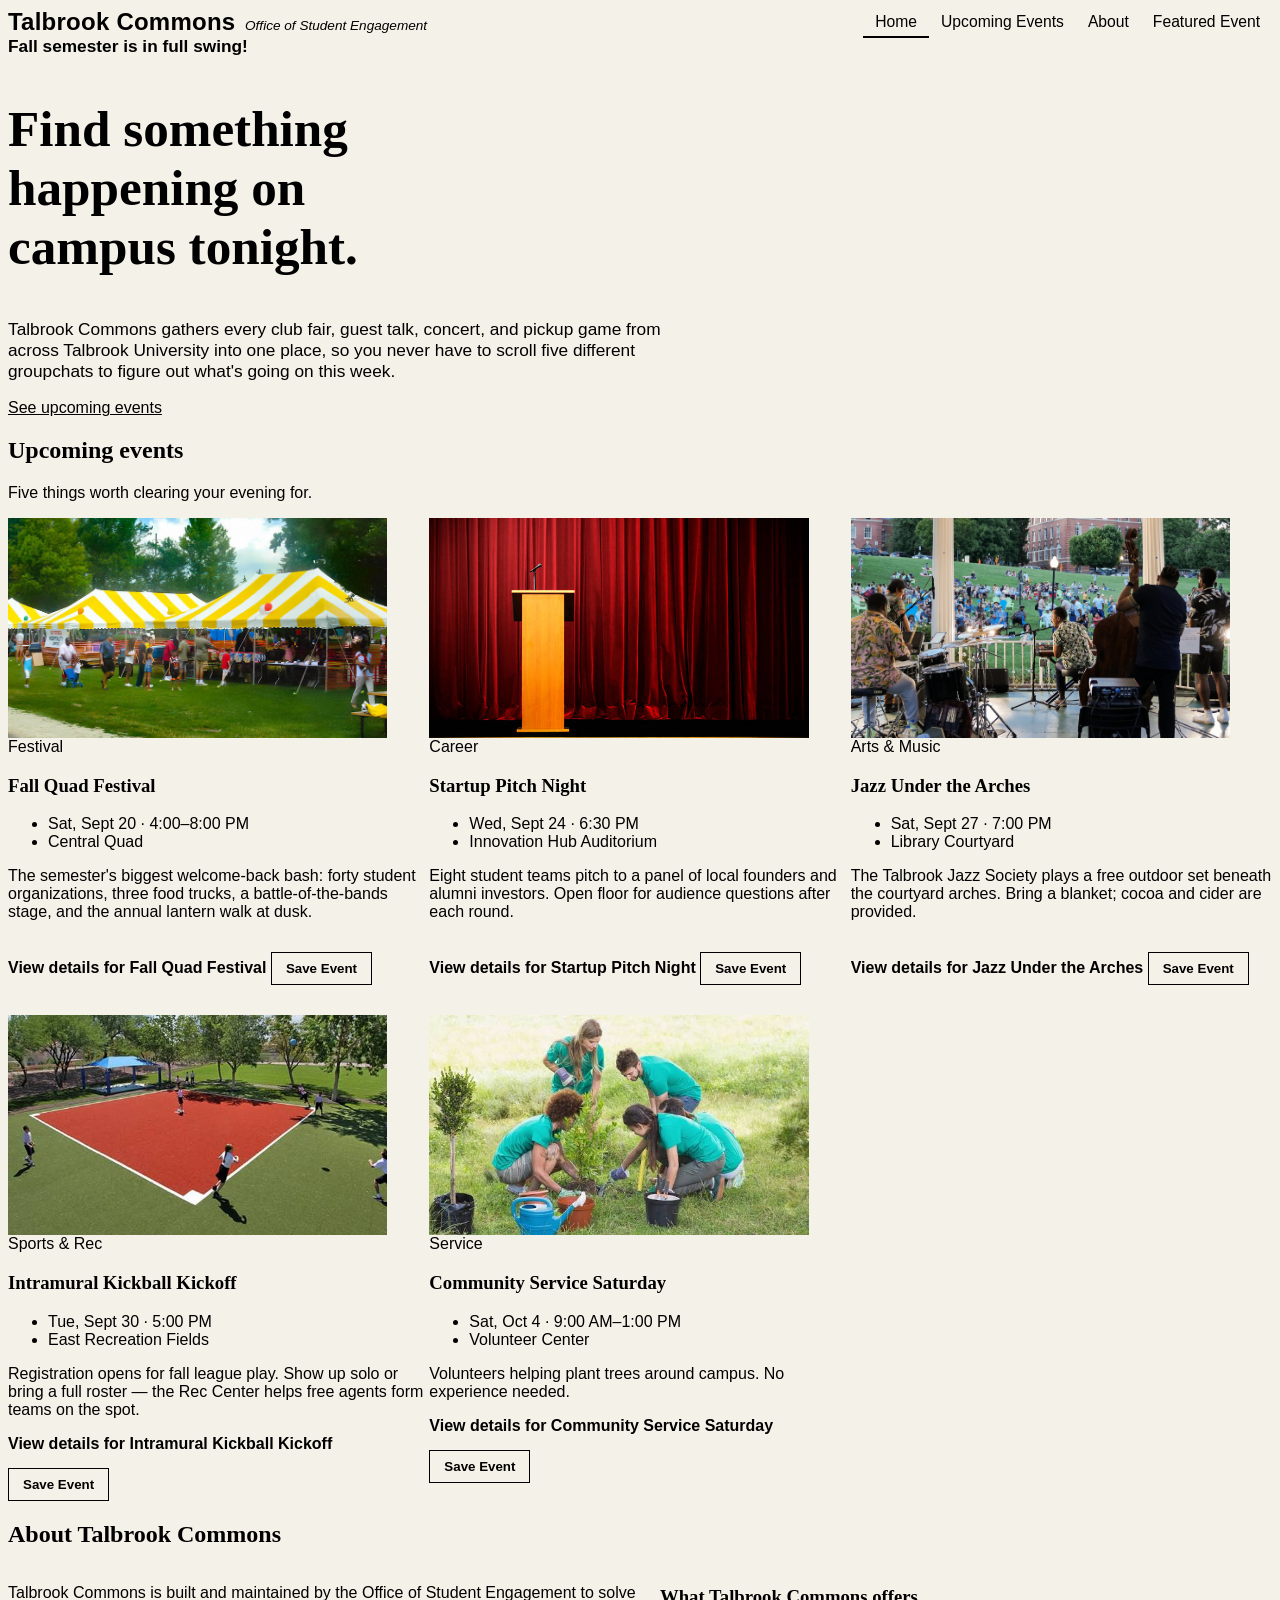
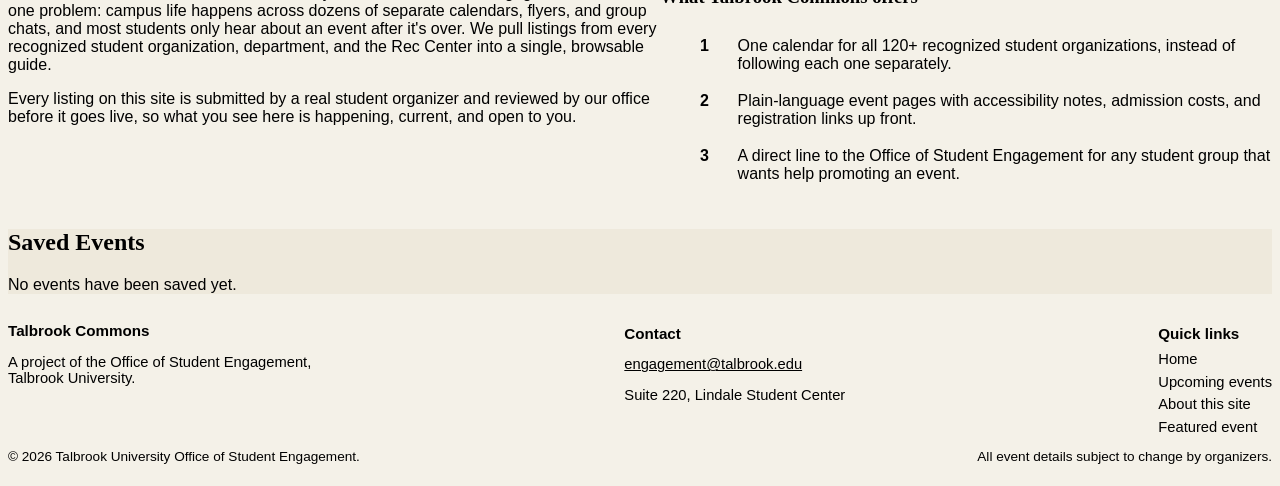
<file: index.html>
<!DOCTYPE html>
<!--
  Name: Angel Lopez 
  Date: 09/15/2026
  CSC 372-01

  This is the index.html page for my assignment 2 that introduces the home page for the
  universities website.
-->
<html lang="en">

<head>
  <meta charset="UTF-8">
  <meta name="viewport" content="width=device-width, initial-scale=1.0">
  <title>Talbrook Commons — Campus Event Guide</title>
  <link rel="stylesheet" href="styles.css">
  <script src="script.js" defer></script>
</head>

<body>

  <header class="site-header">
    <div class="wrap">
      <a href="index.html" class="brand">
        <span class="brand-mark">Talbrook Commons</span>
        <span class="brand-tagline">Office of Student Engagement</span>
      </a>
      <nav class="main-nav" aria-label="Primary">
        <ul>
          <li><a href="index.html" aria-current="page">Home</a></li>
          <li><a href="#upcoming-events">Upcoming Events</a></li>
          <li><a href="#about">About</a></li>
          <li><a href="event.html">Featured Event</a></li>
        </ul>
      </nav>
    </div>
  </header>

  <main>

    <section class="hero">
      <div class="wrap">

        <div class="hero-copy">
          <p class="hero-eyebrow"> Fall semester is in full swing!</p>
          <h1> Find something happening on campus tonight.</h1>
          <p> Talbrook Commons gathers every club fair, guest talk, concert, and
            pickup game from across Talbrook University into one place, so you
            never have to scroll five different groupchats to figure out what's
            going on this week.</p>
          <a href="#upcoming-events" class="btn btn-primary">See upcoming events</a>
        </div>
      </div>
    </section>

    <section class="section" id="upcoming-events">
      <div class="wrap">
        <div class="section-heading">
          <h2>Upcoming events</h2>
          <p>Five things worth clearing your evening for.</p>
        </div>

        <div class="event-grid">

          <article class="event-card event-card--featured">
            <div class="event-card__media">
              <img src="images/event-1.jpg" alt="Tents for the festival.">
            </div>
            <div class="event-card__body">
              <span class="event-card__tag">Festival</span>
              <h3>Fall Quad Festival</h3>
              <ul class="event-card__meta">
                <li><time datetime="2026-09-20T16:00">Sat, Sept 20 · 4:00–8:00 PM</time></li>
                <li>Central Quad</li>
              </ul>
              <p class="event-card__desc">
                The semester's biggest welcome-back bash: forty student
                organizations, three food trucks, a battle-of-the-bands
                stage, and the annual lantern walk at dusk.
              </p>
              <a href="event.html" class="event-card__link">View details for Fall Quad Festival</a>
            </div>
          </article>

          <article class="event-card">
            <div class="event-card__media">
              <img src="images/event-2.jpg"
                alt="A stage with a podium.">
            </div>
            <div class="event-card__body">
              <span class="event-card__tag">Career</span>
              <h3>Startup Pitch Night</h3>
              <ul class="event-card__meta">
                <li><time datetime="2026-09-24T18:30">Wed, Sept 24 · 6:30 PM</time></li>
                <li>Innovation Hub Auditorium</li>
              </ul>
              <p class="event-card__desc">
                Eight student teams pitch to a panel of local founders and
                alumni investors. Open floor for audience questions after
                each round.
              </p>
              <a href="#" class="event-card__link">View details for Startup Pitch Night</a>
            </div>
          </article>

          <article class="event-card">
            <div class="event-card__media">
              <img src="images/event-3.jpg"
                alt="outdoor jazz concert.">
            </div>
            <div class="event-card__body">
              <span class="event-card__tag">Arts &amp; Music</span>
              <h3>Jazz Under the Arches</h3>
              <ul class="event-card__meta">
                <li><time datetime="2026-09-27T19:00">Sat, Sept 27 · 7:00 PM</time></li>
                <li>Library Courtyard</li>
              </ul>
              <p class="event-card__desc">
                The Talbrook Jazz Society plays a free outdoor set beneath
                the courtyard arches. Bring a blanket; cocoa and cider are
                provided.
              </p>
              <a href="#" class="event-card__link">View details for Jazz Under the Arches</a>
            </div>
          </article>

          <article class="event-card">
            <div class="event-card__media">
              <img src="images/event-4.jpg"
                alt="kickball field.">
            </div>
            <div class="event-card__body">
              <span class="event-card__tag">Sports &amp; Rec</span>
              <h3>Intramural Kickball Kickoff</h3>
              <ul class="event-card__meta">
                <li><time datetime="2026-09-30T17:00">Tue, Sept 30 · 5:00 PM</time></li>
                <li>East Recreation Fields</li>
              </ul>
              <p class="event-card__desc">
                Registration opens for fall league play. Show up solo or
                bring a full roster — the Rec Center helps free agents form
                teams on the spot.
              </p>
              <a href="#" class="event-card__link">View details for Intramural Kickball Kickoff</a>
            </div>
          </article>

          <article class="event-card">
            <div class="event-card__media">
              <img src="images/event-5.jpg"
                alt="Community service work.">
            </div>
            <div class="event-card__body">
              <span class="event-card__tag">Service</span>
              <h3>Community Service Saturday</h3>
              <ul class="event-card__meta">
                <li><time datetime="2026-10-04T09:00">Sat, Oct 4 · 9:00 AM–1:00 PM</time></li>
                <li>Volunteer Center</li>
              </ul>
              <p class="event-card__desc">
                Volunteers helping plant trees around campus. No experience needed.
              </p>
              <a href="#" class="event-card__link">View details for Community Service Saturday</a>
            </div>
          </article>

        </div>
      </div>
    </section>

    <section class="section section-alt" id="about">
      <div class="wrap">
        <div class="section-heading">
          <h2>About Talbrook Commons</h2>
        </div>
        <div class="about-layout">
          <div class="about-copy">
            <p>
              Talbrook Commons is built and maintained by the Office of
              Student Engagement to solve one problem: campus life happens
              across dozens of separate calendars, flyers, and group chats,
              and most students only hear about an event after it's over.
              We pull listings from every recognized student organization,
              department, and the Rec Center into a single, browsable guide.
            </p>
            <p>
              Every listing on this site is submitted by a real student
              organizer and reviewed by our office before it goes live, so
              what you see here is happening, current, and open to you.
            </p>
          </div>
          <div class="about-benefits">
            <h3 class="visually-hidden">What Talbrook Commons offers</h3>
            <ul>
              <li>
                <span class="num">1</span>
                <span>One calendar for all 120+ recognized student
                  organizations, instead of following each one separately.</span>
              </li>
              <li>
                <span class="num">2</span>
                <span>Plain-language event pages with accessibility notes,
                  admission costs, and registration links up front.</span>
              </li>
              <li>
                <span class="num">3</span>
                <span>A direct line to the Office of Student Engagement for
                  any student group that wants help promoting an event.</span>
              </li>
            </ul>
          </div>
        </div>
      </div>
    </section>

  </main>

<footer class="site-footer">
    <div class="wrap">
      <div class="footer-block">
        <h2>Talbrook Commons</h2>
        <p>A project of the Office of Student Engagement,<br>Talbrook University.</p>
      </div>
      <div class="footer-block">
        <h3>Contact</h3>
        <p><a href="mailto:engagement@talbrook.edu">engagement@talbrook.edu</a></p>
        <p>Suite 220, Lindale Student Center</p>
      </div>
      <div class="footer-block">
        <h3>Quick links</h3>
        <div class="footer-links">
          <a href="index.html">Home</a>
          <a href="#upcoming-events">Upcoming events</a>
          <a href="#about">About this site</a>
          <a href="event.html">Featured event</a>
        </div>
      </div>
    </div>
    <div class="footer-bottom">
      <div class="wrap">
        <p>&copy; 2026 Talbrook University Office of Student Engagement.</p>
        <p>All event details subject to change by organizers.</p>
      </div>
    </div>
  </footer>


</body>

</html>
</file>
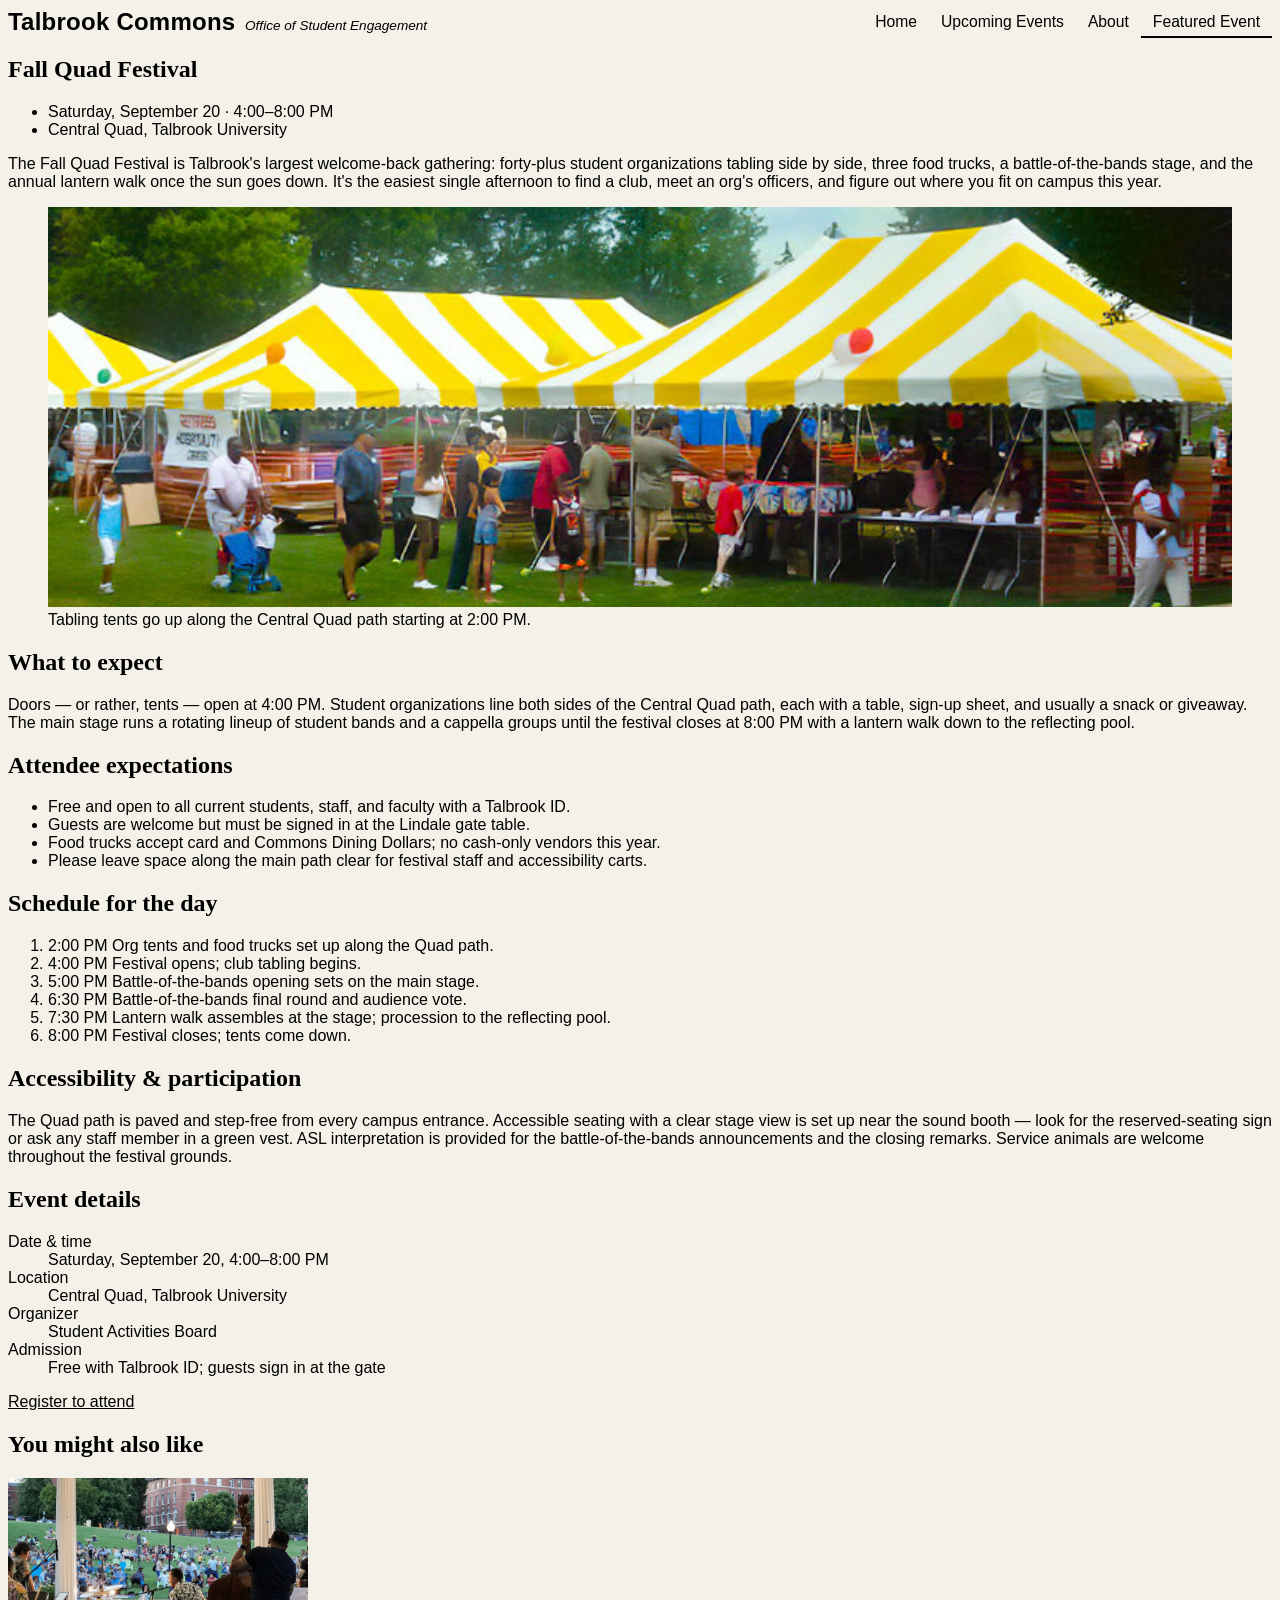
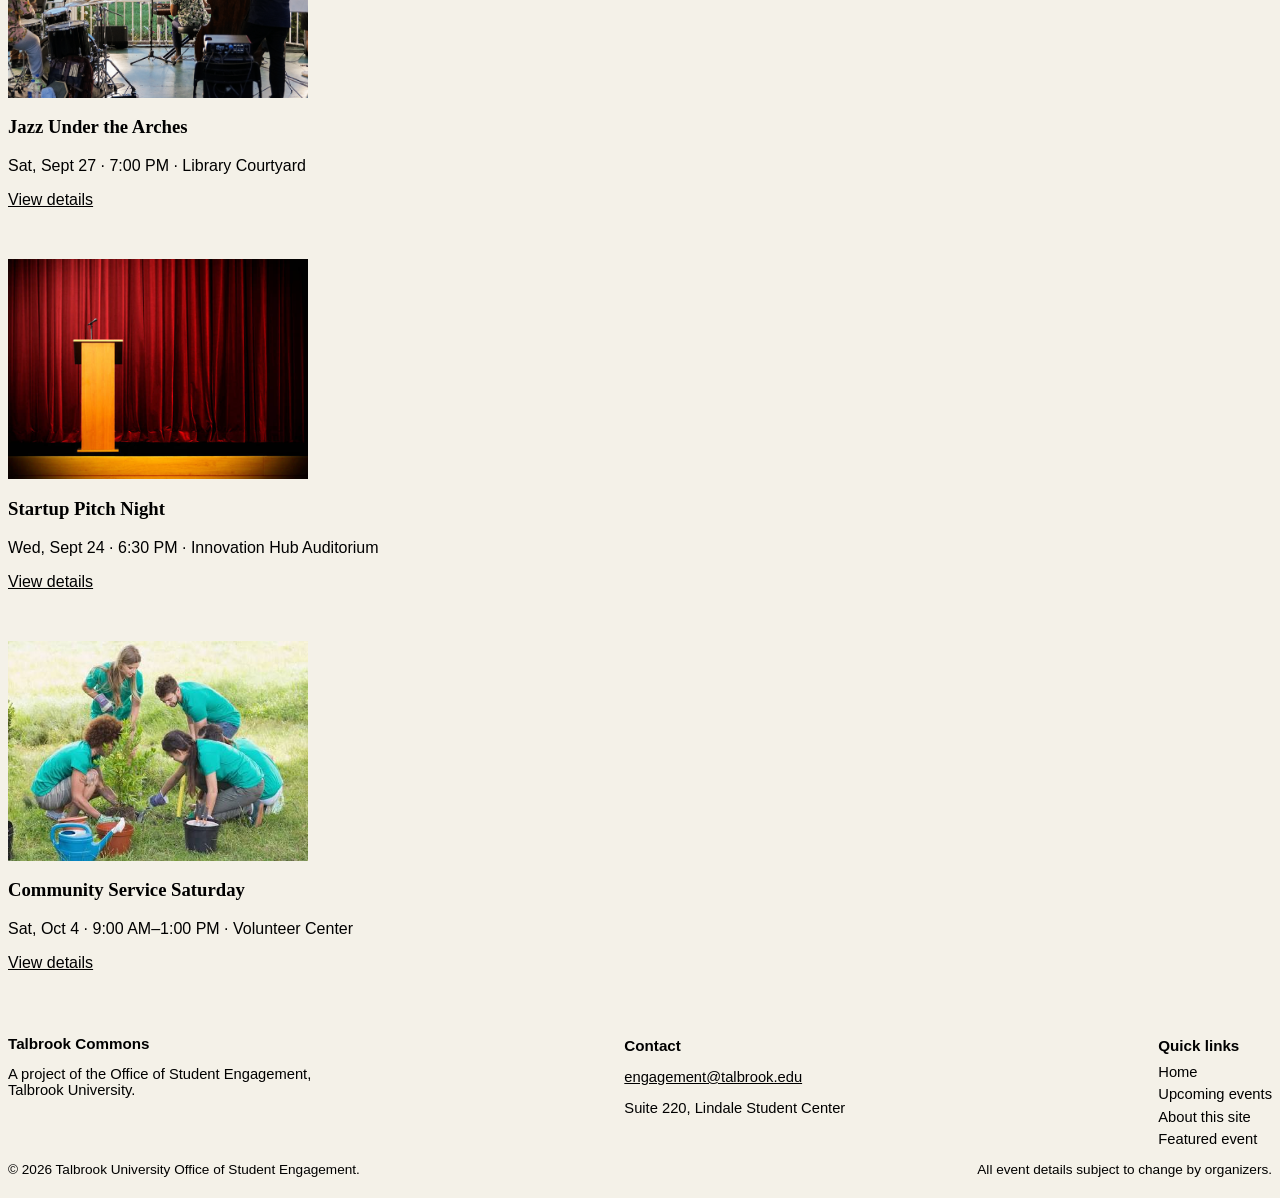
<file: event.html>
<!DOCTYPE html>
<!--
  Name: Angel Lopez 
  Date: 09/16/2026
  CSC 372-01

  This is the event.html page for my assignment 2 that shows the events on campus.
-->
<html lang="en">

<head>
    <meta charset="UTF-8">
    <meta name="viewport" content="width=device-width, initial-scale=1.0">
    <title>Fall Quad Festival — Talbrook Commons</title>
    <link rel="stylesheet" href="styles.css">

</head>

<body>

    <header class="site-header">
        <div class="wrap">
            <a href="index.html" class="brand">
                <span class="brand-mark">Talbrook Commons</span>
                <span class="brand-tagline">Office of Student Engagement</span>
            </a>
            <nav class="main-nav" aria-label="Primary">
                <ul>
                    <li><a href="index.html">Home</a></li>
                    <li><a href="index.html#upcoming-events">Upcoming Events</a></li>
                    <li><a href="index.html#about">About</a></li>
                    <li><a href="event.html" aria-current="page">Featured Event</a></li>
                </ul>
            </nav>
        </div>
    </header>

    <main>

        <section class="event-intro">
            <div class="wrap">
                <span class="event-intro__tag"></span>
                <h1>Fall Quad Festival</h1>
                <ul class="event-intro__meta">
                    <li><time datetime="2026-09-20T16:00">Saturday, September 20 · 4:00–8:00 PM</time></li>
                    <li>Central Quad, Talbrook University</li>
                </ul>
                <p>
                    The Fall Quad Festival is Talbrook's largest welcome-back
                    gathering: forty-plus student organizations tabling side by side,
                    three food trucks, a battle-of-the-bands stage, and the annual
                    lantern walk once the sun goes down. It's the easiest single
                    afternoon to find a club, meet an org's officers, and figure out
                    where you fit on campus this year.
                </p>
                <figure class="event-intro__figure">
                    <img src="images/event-1.jpg"
                        alt="Tents for the festival.">
                    <figcaption>Tabling tents go up along the Central Quad path starting at 2:00 PM.</figcaption>
                </figure>
            </div>
        </section>

        <div class="wrap">
            <div class="event-layout">

                <div class="event-main">

                    <h2>What to expect</h2>
                    <p>
                        Doors — or rather, tents — open at 4:00 PM. Student organizations
                        line both sides of the Central Quad path, each with a table,
                        sign-up sheet, and usually a snack or giveaway. The main stage
                        runs a rotating lineup of student bands and a cappella groups
                        until the festival closes at 8:00 PM with a lantern walk down to
                        the reflecting pool.
                    </p>

                    <h2>Attendee expectations</h2>
                    <ul>
                        <li>Free and open to all current students, staff, and faculty with a Talbrook ID.</li>
                        <li>Guests are welcome but must be signed in at the Lindale gate table.</li>
                        <li>Food trucks accept card and Commons Dining Dollars; no cash-only vendors this year.</li>
                        <li>Please leave space along the main path clear for festival staff and accessibility carts.
                        </li>
                    </ul>

                    <h2>Schedule for the day</h2>
                    <ol class="agenda">
                        <li><time datetime="2026-09-20T14:00">2:00 PM</time><span> Org tents and food trucks set up along
                                the Quad path.</span></li>
                        <li><time datetime="2026-09-20T16:00">4:00 PM</time><span> Festival opens; club tabling
                                begins.</span></li>
                        <li><time datetime="2026-09-20T17:00">5:00 PM</time><span> Battle-of-the-bands opening sets on
                                the main stage.</span></li>
                        <li><time datetime="2026-09-20T18:30">6:30 PM</time><span> Battle-of-the-bands final round and
                                audience vote.</span></li>
                        <li><time datetime="2026-09-20T19:30">7:30 PM</time><span> Lantern walk assembles at the stage;
                                procession to the reflecting pool.</span></li>
                        <li><time datetime="2026-09-20T20:00">8:00 PM</time><span> Festival closes; tents come
                                down.</span></li>
                    </ol>

                    <h2>Accessibility &amp; participation</h2>
                    <div class="access-note">
                        <p>
                            The Quad path is paved and step-free from every campus
                            entrance. Accessible seating with a clear stage view is set up
                            near the sound booth — look for the reserved-seating sign or
                            ask any staff member in a green vest. ASL interpretation is
                            provided for the battle-of-the-bands announcements and the
                            closing remarks. Service animals are welcome throughout the
                            festival grounds.
                        </p>
                    </div>

                </div>

                <aside class="event-sidebar" aria-label="Event information">
                    <h2>Event details</h2>
                    <dl class="sidebar-list">
                        <div>
                            <dt>Date &amp; time</dt>
                            <dd>Saturday, September 20, 4:00–8:00 PM</dd>
                        </div>
                        <div>
                            <dt>Location</dt>
                            <dd>Central Quad, Talbrook University</dd>
                        </div>
                        <div>
                            <dt>Organizer</dt>
                            <dd>Student Activities Board</dd>
                        </div>
                        <div>
                            <dt>Admission</dt>
                            <dd>Free with Talbrook ID; guests sign in at the gate</dd>
                        </div>
                    </dl>
                    <a href="#" class="btn btn-primary btn-block">Register to attend</a>
                </aside>

            </div>
        </div>

        <section class="section section-alt">
            <div class="wrap">
                <div class="section-heading">
                    <h2>You might also like</h2>
                </div>
                <div class="related-events">

                    <article class="related-card">
                        <div class="related-card__media">
                            <img src="images/event-3.jpg"
                                alt="outdoor jazz concert.">
                        </div>
                        <div class="related-card__body">
                            <h3>Jazz Under the Arches</h3>
                            <p>Sat, Sept 27 · 7:00 PM · Library Courtyard</p>
                            <a href="#" class="related-card__link">View details</a>
                        </div>
                    </article>

                    <article class="related-card">
                        <div class="related-card__media">
                            <img src="images/event-2.jpg"
                                alt="A stage with a podium.">
                        </div>
                        <div class="related-card__body">
                            <h3>Startup Pitch Night</h3>
                            <p>Wed, Sept 24 · 6:30 PM · Innovation Hub Auditorium</p>
                            <a href="#" class="related-card__link">View details</a>
                        </div>
                    </article>

                    <article class="related-card">
                        <div class="related-card__media">
                            <img src="images/event-5.jpg"
                                alt="Community service work.">
                        </div>
                        <div class="related-card__body">
                            <h3>Community Service Saturday</h3>
                            <p>Sat, Oct 4 · 9:00 AM–1:00 PM · Volunteer Center</p>
                            <a href="#" class="related-card__link">View details</a>
                        </div>
                    </article>

                </div>
            </div>
        </section>

    </main>

    <footer class="site-footer">
        <div class="wrap">
            <div class="footer-block">
                <h2>Talbrook Commons</h2>
                <p>A project of the Office of Student Engagement,<br>Talbrook University.</p>
            </div>
            <div class="footer-block">
                <h3>Contact</h3>
                <p><a href="mailto:engagement@talbrook.edu">engagement@talbrook.edu</a></p>
                <p>Suite 220, Lindale Student Center</p>
            </div>
            <div class="footer-block">
                <h3>Quick links</h3>
                <div class="footer-links">
                    <a href="index.html">Home</a>
                    <a href="index.html#upcoming-events">Upcoming events</a>
                    <a href="index.html#about">About this site</a>
                    <a href="event.html">Featured event</a>
                </div>
            </div>
        </div>
        <div class="footer-bottom">
            <div class="wrap">
                <p>&copy; 2026 Talbrook University Office of Student Engagement.</p>
                <p>All event details subject to change by organizers.</p>
            </div>
        </div>
    </footer>

</body>

</html>
</file>
<file: styles.css>
/* Images on INDEX page */
.event-card__media {
  height: 220px;
  overflow: hidden;
}

.event-card__media img {
    width: 90%;
    height: 100%;
    object-fit: cover;
}

/* Images on Event page */
.related-card__media {
    width: 300px; 
    height: 220px;
    overflow: hidden;
    margin: 0;
}

.related-card {
    margin-bottom: 50px;
}

.related-card__media img {
    width: 100%;
    height: 100%;
    object-fit: cover;
}

/* Large image on EVENT page */
.event-intro__figure img {
  width: 100%;
  height: 400px;
  object-fit: cover;
}

/* header */
.site-header {
  background: var(--color-ivy);
  color: var(--color-paper-on-ivy);
  border-bottom: 4px solid var(--color-brass);
}
 
.site-header .wrap {
  display: flex;
  align-items: center;
  justify-content: space-between;
  gap: var(--space-3);
  padding-top: var(--space-2);
  padding-bottom: var(--space-2);
  flex-wrap: wrap;
}
 
.brand {
  display: flex;
  align-items: baseline;
  gap: 0.6rem;
  text-decoration: none;
  color: var(--color-paper-on-ivy);
}
 
.brand-mark {
  font-family: var(--font-display);
  font-size: 1.5rem;
  font-weight: 600;
  letter-spacing: 0.01em;
}
 
.brand-tagline {
  font-size: 0.85rem;
  color: var(--color-brass-light);
  font-style: italic;
}
 
.main-nav ul {
  display: flex;
  flex-wrap: wrap;
  gap: var(--space-1) var(--space-4);
  align-items: center;
  list-style: none;
  margin: 0;
  padding: 0;
}

.main-nav li {
  list-style: none;
}
 
.main-nav a {
  text-decoration: none;
  color: var(--color-paper-on-ivy);
  font-size: 0.98rem;
  padding: 0.35rem 0.75rem;
  border-bottom: 2px solid transparent;
  transition: border-color 0.15s ease;
}
 
.main-nav a:hover,
.main-nav a:focus-visible {
  border-bottom-color: var(--color-brass);
}
 
.main-nav a[aria-current="page"] {
  border-bottom-color: var(--color-brick-dark);
  color: var(--color-brass-light);
}

/* hero */
.hero {
  background: var(--color-paper-dim);
  border-bottom: 1px solid var(--color-line);
}
 
.hero .wrap {
  display: grid;
  grid-template-columns: 1.1fr 1fr;
  gap: var(--space-4);
  align-items: center;
  padding-top: var(--space-5);
  padding-bottom: var(--space-5);
}
 
.hero-eyebrow {
  color: var(--color-brick);
  font-weight: 600;
  margin: 0 0 0.4rem;
}
 
.hero h1 {
  font-size: clamp(2.1rem, 4vw, 3.2rem);
  max-width: 16ch;
}
 
.hero p {
  color: var(--color-ink-soft);
  font-size: 1.08rem;
}
 
.hero-figure {
  margin: 0;
  border-radius: var(--radius-md);
  overflow: hidden;
  border: 1px solid var(--color-line);
}
 
.hero-figure img {
  width: 100%;
  height: 100%;
  object-fit: cover;
}
 
.hero-figure figcaption {
  padding: 0.5rem var(--space-2);
  font-size: 0.85rem;
  color: var(--color-ink-soft);
  background: var(--color-paper);
}

/*  event grid  */
.event-grid {
  display: grid;
  grid-template-columns: repeat(3, 1fr);
  column-gap: var(--space-3);
  row-gap: 30px;
}

.event-card {
  background: var(--color-paper);
  border: 1px solid var(--color-line);
  border-radius: var(--radius-md);
  overflow: hidden;
  display: flex;
  flex-direction: column;
}

.event-card--featured {
  grid-column: span 1;
  display: flex;
  flex-direction: column;
}
 
.event-card__link {
    margin-top: auto;
    margin-bottom: 15px;
    align-self: flex-start;
    font-weight: 600;
    color: #000000;
    text-decoration: none;
}
 
.event-card__link:hover,
.event-card__link:focus-visible {
  border-bottom-color: var(--color-brick);
}

/*  about  */
.about-layout {
  display: flex;
  flex-wrap: wrap;
  gap: var(--space-4);
  align-items: flex-start;
}
 
.about-copy {
  flex: 1 1 360px;
}
 
.about-benefits {
  flex: 1 1 320px;
  background: var(--color-paper);
  border: 1px solid var(--color-line);
  border-radius: var(--radius-md);
  padding: var(--space-3);
}
 
.about-benefits li {
  display: flex;
  gap: 0.75rem;
  padding: 0.6rem 0;
  border-bottom: 1px solid var(--color-line);
}
 
.about-benefits li:last-child {
  border-bottom: none;
}
 
.about-benefits .num {
  font-family: var(--font-display);
  color: var(--color-brick);
  font-weight: 600;
  min-width: 1.6rem;
}

/*   footer  */
.site-footer {
  background: var(--color-ivy-dark);
  color: var(--color-paper-on-ivy);
  border-top: 4px solid var(--color-brass);
}
 
.site-footer .wrap {
  display: flex;
  flex-wrap: wrap;
  gap: var(--space-4);
  justify-content: space-between;
  padding-top: var(--space-4);
  padding-bottom: var(--space-4);
}
 
.footer-block h2,
.footer-block h3 {
  font-family: var(--font-body);
  font-size: 0.95rem;
  font-weight: 600;
  color: var(--color-brass-light);
  margin-bottom: 0.6rem;
}
 
.footer-block p,
.footer-block a {
  color: var(--color-paper-on-ivy);
  font-size: 0.92rem;
}
 
.footer-links {
  display: flex;
  flex-direction: column;
  gap: 0.4rem;
}
 
.footer-links a {
  text-decoration: none;
}
 
.footer-links a:hover,
.footer-links a:focus-visible {
  text-decoration: underline;
}
 
.footer-bottom {
  border-top: 1px solid rgba(242, 237, 224, 0.15);
  padding: var(--space-2) 0;
}
 
.footer-bottom .wrap {
  padding-top: var(--space-2);
  padding-bottom: var(--space-2);
  display: flex;
  justify-content: space-between;
  flex-wrap: wrap;
  gap: 0.5rem;
  font-size: 0.85rem;
  color: var(--color-brass-light);
}

/* Phones: nav goes vertical, section padding tightens, meta stacks */
@media (max-width: 560px) {
  .site-header .wrap {
    flex-direction: column;
    align-items: flex-start;
  }
 
  .main-nav ul {
    flex-direction: column;
    gap: 0.5rem;
    width: 100%;
  }
 
  .section {
    padding: var(--space-4) 0;
  }
 
  .event-grid {
    grid-template-columns: 1fr;
  }
 
  .event-intro__meta,
  .event-card__meta {
    flex-direction: column;
    gap: 0.3rem;
  }
 
  .footer-bottom .wrap {
    flex-direction: column;
  }
}

a {
    color: #000000;
}

a:hover {
    color: #000000;
}

body {
    background: #f4f1e8;
}

body {
    font-family: Arial, sans-serif;
}

h1, h2, h3 {
    font-family: Georgia, serif;
}

/*  saved events  */

.save-event-button {
  margin-top: 15px;
  padding: 8px 14px;
  border: 1px solid #000000;
  background: #f4f1e8;
  color: #000000;
  cursor: pointer;
  font-weight: 600;
}

.save-event-button:hover {
  background: #000000;
  color: #ffffff;
}

.event-card.event-saved {
  border: 3px solid #000000;
  background: #eee9dc;
}

.saved-events {
  background: #eee9dc;
  border-top: 1px solid var(--color-line);
}

.saved-events-list {
  padding-left: 20px;
}

.saved-events-list li {
  margin-bottom: 12px;
}

.saved-events-list strong,
.saved-events-list span {
  display: block;
}
</file>
